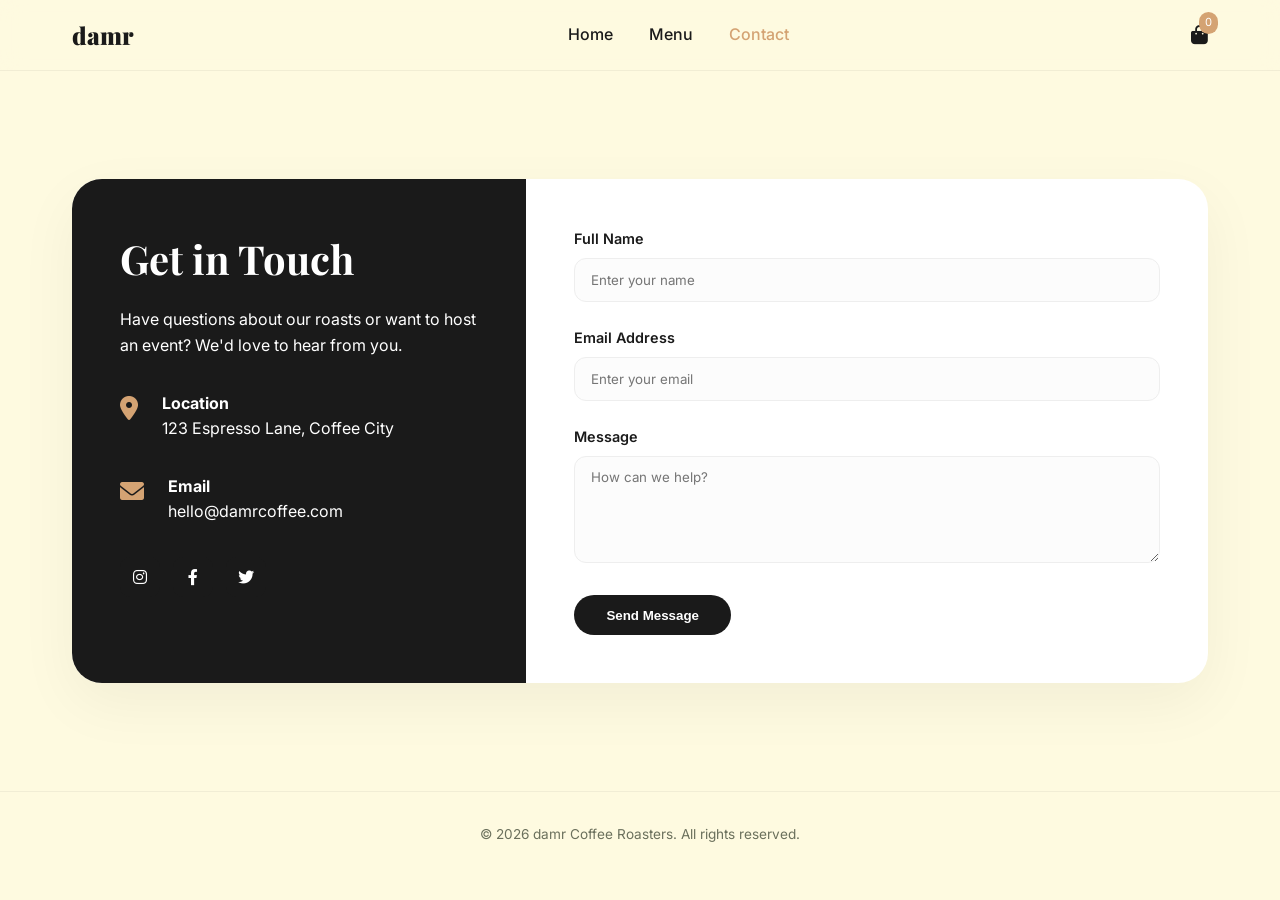
<file: pages/contact.html>
<!DOCTYPE html>
<html lang="en">
<head>
    <meta charset="UTF-8">
    <meta name="viewport" content="width=device-width, initial-scale=1.0">
    <title>Contact Us | damr Coffee</title>
    <link href="https://fonts.googleapis.com/css2?family=Inter:wght@300;400;600&family=Playfair+Display:wght@700;900&display=swap" rel="stylesheet">
    <link rel="stylesheet" href="https://cdnjs.cloudflare.com/ajax/libs/font-awesome/6.0.0/css/all.min.css">
    <link rel="stylesheet" href="../style.css">
</head>
<body>

    <header class="header">
        <div class="container nav-wrapper">
            <div class="logo">
                <span>damr</span>
            </div>
            <nav class="navbar">
                <a href="../index.html">Home</a>
                <a href="menu.html">Menu</a>
                <a href="#" class="active">Contact</a>
            </nav>
            <div class="nav-actions">
                <div class="cart-trigger">
                    <i class="fas fa-shopping-bag"></i>
                    <span class="cart-badge" id="item-count-badge">0</span>
                </div>
            </div>
        </div>
    </header>

    <main class="contact-page">
        <div class="container">
            <div class="contact-container">
                <div class="contact-info-panel">
                    <h2>Get in Touch</h2>
                    <p>Have questions about our roasts or want to host an event? We'd love to hear from you.</p>
                    
                    <div class="info-item">
                        <i class="fas fa-map-marker-alt"></i>
                        <div>
                            <h4>Location</h4>
                            <p>123 Espresso Lane, Coffee City</p>
                        </div>
                    </div>
                    
                    <div class="info-item">
                        <i class="fas fa-envelope"></i>
                        <div>
                            <h4>Email</h4>
                            <p>hello@damrcoffee.com</p>
                        </div>
                    </div>

                    <div class="socials">
                        <a href="#" class="ig"><i class="fab fa-instagram"></i></a>
                        <a href="#" class="fb"><i class="fab fa-facebook-f"></i></a>
                        <a href="#" class="tw"><i class="fab fa-twitter"></i></a>
                    </div>
                </div>

                <div class="contact-form-panel">
                    <form id="contactForm">
                        <div class="form-group">
                            <label>Full Name</label>
                            <input type="text" placeholder="Enter your name" required>
                        </div>
                        <div class="form-group">
                            <label>Email Address</label>
                            <input type="email" placeholder="Enter your email" required>
                        </div>
                        <div class="form-group">
                            <label>Message</label>
                            <textarea rows="5" placeholder="How can we help?"></textarea>
                        </div>
                        <button type="submit" class="btn btn-primary">Send Message</button>
                    </form>
                </div>
            </div>
        </div>
    </main>

    <div class="copyright">
        &copy; 2026 damr Coffee Roasters. All rights reserved.
    </div>

    <script>
        // Simple form handling
        document.getElementById('contactForm').addEventListener('submit', (e) => {
            e.preventDefault();
            alert("Thanks for reaching out! The damr team will get back to you soon.");
            e.target.reset();
        });
    </script>
</body>
</html>
</file>
<file: style.css>
/* --- Root Variables & Base Styles --- */
:root {
    --primary: #1a1a1a;
    --accent: #d4a373;
    --accent-hover: #bc8a5f;
    --bg-light: #fefae0;
    --white: #ffffff;
    --text-muted: #6b705c;
    --transition: all 0.4s cubic-bezier(0.165, 0.84, 0.44, 1);
}

* { 
    margin: 0; 
    padding: 0; 
    box-sizing: border-box; 
    scroll-behavior: smooth; 
}

body {
    font-family: 'Inter', sans-serif;
    background-color: var(--bg-light);
    color: var(--primary);
    line-height: 1.6;
}

.container { 
    max-width: 1200px; 
    margin: 0 auto; 
    padding: 0 2rem; 
}

/* --- Animations --- */
@keyframes fadeIn {
    from { opacity: 0; transform: translateY(15px); }
    to { opacity: 1; transform: translateY(0); }
}

@keyframes morph {
    0% { border-radius: 30% 70% 70% 30% / 30% 30% 70% 70%; }
    50% { border-radius: 70% 30% 30% 70% / 70% 70% 30% 30%; }
    100% { border-radius: 30% 70% 70% 30% / 30% 30% 70% 70%; }
}

/* --- Header & Navigation --- */
.header {
    background: rgba(254, 250, 224, 0.85);
    backdrop-filter: blur(12px);
    padding: 1rem 0;
    position: sticky;
    top: 0;
    z-index: 1000;
    border-bottom: 1px solid rgba(0,0,0,0.05);
}

.nav-wrapper { 
    display: flex; 
    justify-content: space-between; 
    align-items: center; 
}

.logo { 
    display: flex; 
    align-items: center; 
    gap: 10px; 
    font-family: 'Playfair Display', serif; 
    font-size: 1.5rem; 
    font-weight: 900; 
}

.logo-img-wrapper img { 
    width: 40px; 
    height: 40px; 
    border-radius: 10px; 
    object-fit: cover; 
}

.navbar a { 
    margin-left: 2rem; 
    text-decoration: none; 
    color: var(--primary); 
    font-weight: 500; 
    transition: var(--transition); 
}

.navbar a:hover, .navbar a.active { 
    color: var(--accent); 
}

.cart-trigger { 
    position: relative; 
    cursor: pointer; 
    font-size: 1.2rem; 
}

.cart-badge { 
    position: absolute; 
    top: -8px; 
    right: -10px; 
    background: var(--accent); 
    color: white; 
    font-size: 0.7rem; 
    padding: 2px 6px; 
    border-radius: 50px; 
}

/* --- Hero Section --- */
.hero { padding: 80px 0; }
.hero-grid { 
    display: grid; 
    grid-template-columns: 1fr 1fr; 
    align-items: center; 
    gap: 3rem; 
}

.hero-text .tagline {
    color: var(--accent);
    font-weight: 600;
    text-transform: uppercase;
    letter-spacing: 1px;
    font-size: 0.9rem;
}

.hero-text h1 { 
    font-family: 'Playfair Display', serif; 
    font-size: 4rem; 
    line-height: 1.1; 
    margin: 1rem 0; 
}

.hero-text .accent { color: var(--accent); }

.hero-visual img { 
    width: 100%; 
    border-radius: 30% 70% 70% 30% / 30% 30% 70% 70%; 
    animation: morph 8s ease-in-out infinite; 
}

/* --- Discovery Section (The Middle Part) --- */
.discovery-section {
    padding: 100px 0;
    background-color: #fffdf5;
}

.discovery-grid {
    display: grid;
    grid-template-columns: 1fr 1fr;
    gap: 4rem;
    align-items: center;
}

.discovery-image img {
    width: 100%;
    border-radius: 24px;
    box-shadow: 20px 20px 0px var(--accent);
    object-fit: cover;
}

.discovery-content h2 {
    font-family: 'Playfair Display', serif;
    font-size: 3rem;
    margin: 1rem 0 1.5rem;
    line-height: 1.2;
}

/* --- Menu & Product Grid --- */
.section-header { 
    text-align: center; 
    margin-bottom: 3rem; 
}

.section-header h2 { 
    font-family: 'Playfair Display', serif; 
    font-size: 2.5rem; 
}

.menu-tabs {
    display: flex;
    justify-content: center;
    gap: 1.5rem;
    margin-bottom: 3rem;
}

.product-grid { 
    display: grid; 
    grid-template-columns: repeat(auto-fill, minmax(280px, 1fr)); 
    gap: 2rem; 
}

.product-card { 
    background: white; 
    padding: 1.2rem; 
    border-radius: 20px; 
    transition: var(--transition); 
    opacity: 0; /* Animated via JS */
}

.product-card:hover { 
    transform: translateY(-10px); 
    box-shadow: 0 15px 30px rgba(0,0,0,0.05); 
}

.product-card img { 
    width: 100%; 
    height: 220px; 
    object-fit: cover; 
    border-radius: 15px; 
    margin-bottom: 1rem; 
}

/* --- Components (Buttons & Controls) --- */
.btn { 
    padding: 0.8rem 2rem; 
    border-radius: 50px; 
    text-decoration: none; 
    font-weight: 600; 
    cursor: pointer; 
    border: none; 
    display: inline-block;
    transition: var(--transition); 
}

.btn-primary { background: var(--primary); color: white; }
.btn-primary:hover { background: #333; transform: translateY(-2px); }

.btn-accent { background: var(--accent); color: white; }

.tab-btn {
    background: transparent;
    border: 2px solid var(--accent);
    color: var(--primary);
    padding: 0.6rem 1.8rem;
    border-radius: 50px;
    font-weight: 600;
    cursor: pointer;
}

.tab-btn.active {
    background: var(--accent);
    color: white;
}

.qty-controls { 
    display: flex; 
    align-items: center; 
    justify-content: space-between; 
    background: #fcfcfc; 
    padding: 0.5rem; 
    border-radius: 12px; 
    margin-top: 1rem; 
    border: 1px solid #eee; 
}

.qty-btn { 
    background: none; 
    border: none; 
    font-size: 1.2rem; 
    cursor: pointer; 
    color: var(--accent); 
    width: 30px; 
}

/* --- Cart Bar --- */
.cart-bar { 
    position: fixed; 
    bottom: 2rem; 
    left: 50%; 
    transform: translateX(-50%) translateY(150%); 
    background: var(--primary); 
    color: white; 
    padding: 1rem 2rem; 
    border-radius: 100px; 
    display: flex; 
    align-items: center; 
    gap: 2rem; 
    transition: var(--transition); 
    z-index: 1001; 
    box-shadow: 0 10px 40px rgba(0,0,0,0.2); 
}

.cart-bar.visible { transform: translateX(-50%) translateY(0); }

/* --- Footer --- */
.footer { 
    padding: 4rem 0 2rem; 
    border-top: 1px solid rgba(0,0,0,0.05); 
    background: #fff;
}

.footer-grid { 
    display: grid; 
    grid-template-columns: 2fr 1fr 1fr; 
    gap: 4rem; 
    margin-bottom: 3rem; 
}

.footer-links h4 { margin-bottom: 1.5rem; font-family: 'Playfair Display', serif; }

.footer-links a { 
    display: block; 
    text-decoration: none; 
    color: var(--text-muted); 
    margin-bottom: 0.8rem; 
    font-size: 0.9rem; 
}

/* --- Social Icons & Copyright --- */
.socials { 
    display: flex; 
    gap: 0.8rem; 
    margin-top: 1.5rem; 
}

.socials a { 
    display: flex; 
    align-items: center; 
    justify-content: center; 
    width: 40px; 
    height: 40px; 
    background: var(--primary); 
    color: white; 
    border-radius: 10px; 
    text-decoration: none;
    transition: var(--transition); 
}

.socials a:hover { transform: translateY(-5px) rotate(8deg); }
.socials a.ig:hover { background: #E1306C; }
.socials a.fb:hover { background: #1877F2; }
.socials a.tw:hover { background: #1DA1F2; }
.socials a.tk:hover { background: #000000; color: #ff0050; text-shadow: 2px 0 #00f2ea; }

.copyright { 
    text-align: center; 
    padding: 2rem 0; 
    border-top: 1px solid rgba(0,0,0,0.05); 
    color: var(--text-muted); 
    font-size: 0.85rem; 
    width: 100%; 
}

/* --- Mobile Responsive (Includes Bottom Nav Fix) --- */
@media (max-width: 768px) {
    body { padding-bottom: 70px; } /* Space for bottom nav */

    .hero-grid, .discovery-grid { 
        grid-template-columns: 1fr; 
        text-align: center; 
    }

    .discovery-image { order: 2; }
    .hero-text h1 { font-size: 2.8rem; }
    .footer-grid { grid-template-columns: 1fr; gap: 2rem; }

    /* Mobile Bottom Navigation Bar */
    .navbar {
        display: flex !important;
        position: fixed;
        bottom: 0;
        left: 0;
        width: 100%;
        background: white;
        padding: 0.8rem 0;
        justify-content: space-around;
        box-shadow: 0 -5px 20px rgba(0,0,0,0.1);
        z-index: 2000;
        border-top: 1px solid #eee;
    }

    .navbar a {
        margin: 0;
        font-size: 0.7rem;
        display: flex;
        flex-direction: column;
        align-items: center;
        gap: 4px;
        color: var(--text-muted);
    }

    /* FontAwesome Icons for Mobile Bar */
    .navbar a::before {
        font-family: "Font Awesome 6 Free";
        font-weight: 900;
        font-size: 1.2rem;
    }
    .navbar a[href*="home"]::before { content: "\f015"; }
    .navbar a[href*="menu"]::before { content: "\f2e7"; }
    .navbar a[href*="blog"]::before { content: "\f303"; }
    .navbar a[href*="contact"]::before { content: "\f0e0"; }

    .nav-actions { display: none; } /* Hide duplicate actions on small screens */
}
/* Contact Page Specific Styles */
.contact-page {
    padding: 80px 0;
    min-height: 80vh;
    display: flex;
    align-items: center;
}

.contact-container {
    display: grid;
    grid-template-columns: 1fr 1.5fr;
    background: white;
    border-radius: 30px;
    overflow: hidden;
    box-shadow: 0 20px 60px rgba(0,0,0,0.05);
}

.contact-info-panel {
    background: var(--primary);
    color: white;
    padding: 3rem;
}

.contact-info-panel h2 {
    font-family: 'Playfair Display', serif;
    font-size: 2.5rem;
    margin-bottom: 1rem;
}

.info-item {
    display: flex;
    gap: 1.5rem;
    margin: 2rem 0;
}

.info-item i {
    color: var(--accent);
    font-size: 1.5rem;
    margin-top: 5px;
}

.contact-form-panel {
    padding: 3rem;
}

.form-group {
    margin-bottom: 1.5rem;
}

.form-group label {
    display: block;
    font-weight: 600;
    margin-bottom: 0.5rem;
    font-size: 0.9rem;
}

.form-group input, 
.form-group textarea {
    width: 100%;
    padding: 0.8rem 1rem;
    border-radius: 12px;
    border: 1px solid #eee;
    background: #fcfcfc;
    font-family: inherit;
    transition: var(--transition);
}

.form-group input:focus, 
.form-group textarea:focus {
    outline: none;
    border-color: var(--accent);
    background: white;
}

@media (max-width: 768px) {
    .contact-container { grid-template-columns: 1fr; }
    .contact-info-panel { padding: 2rem; }
}
</file>
